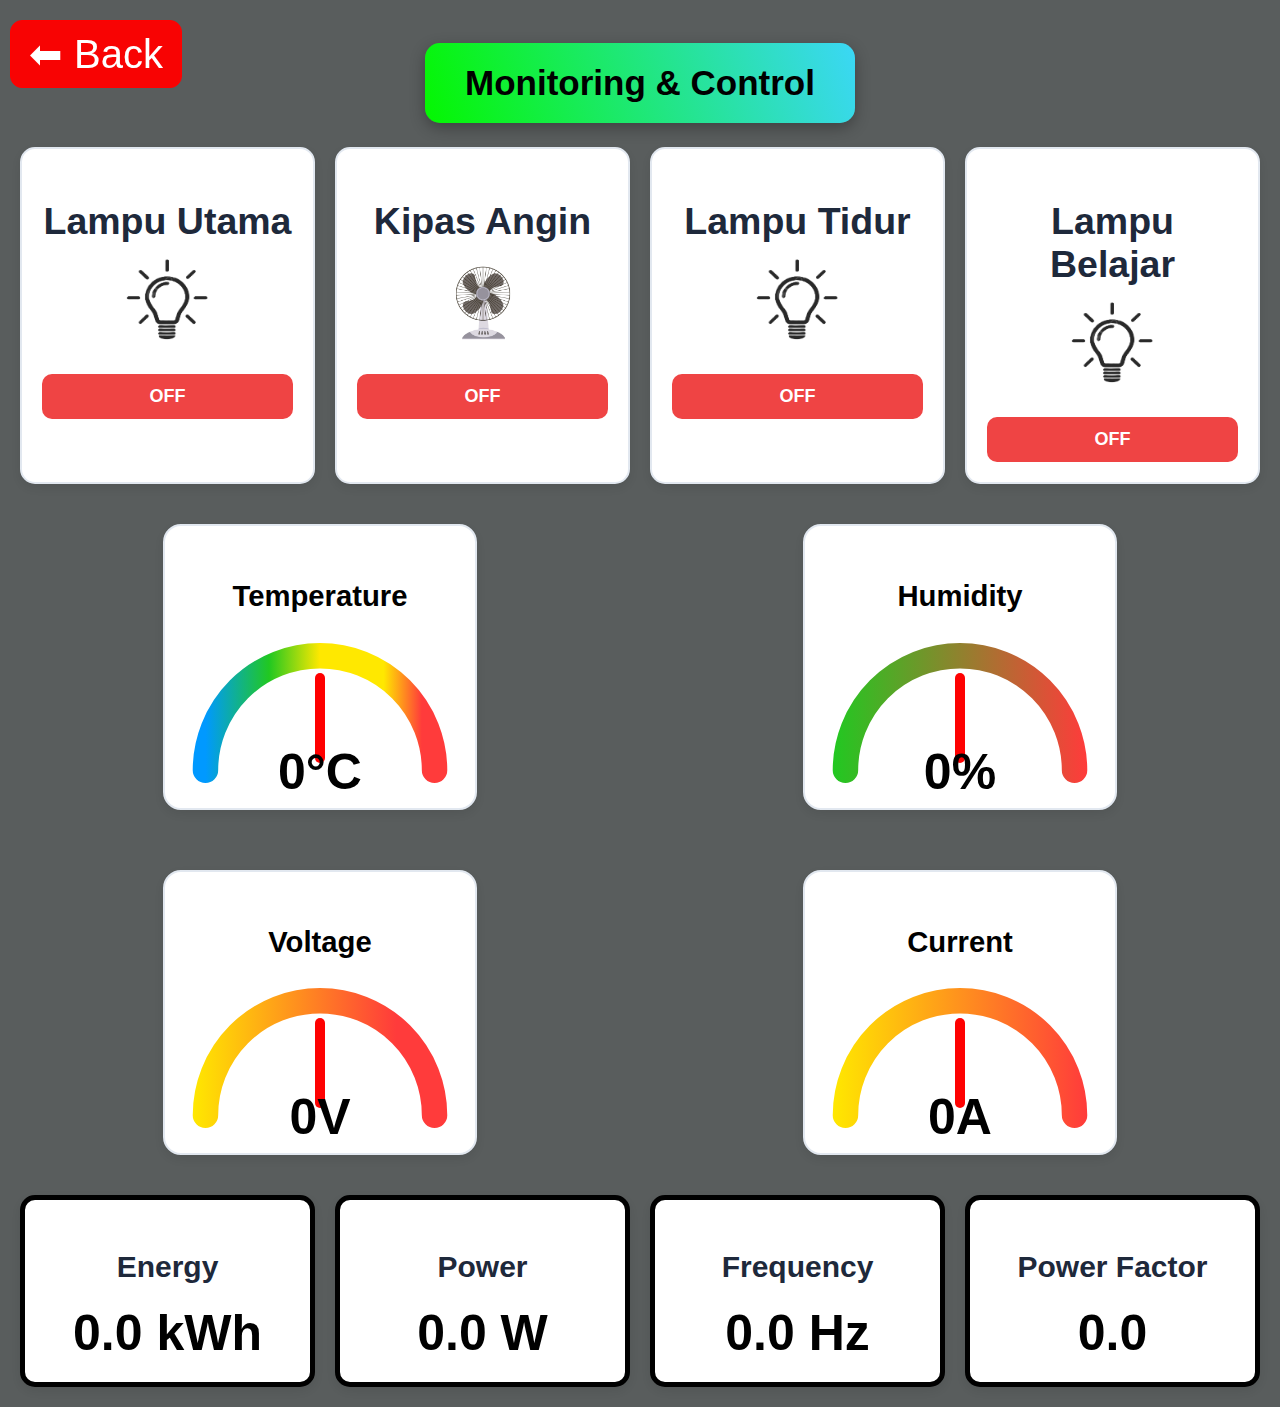
<file: kamar_ovan.html>
<!DOCTYPE html>
<html lang="en">
<head>
    <meta charset="UTF-8">
    <meta name="viewport" content="width=device-width, initial-scale=1.0">
    <title>Kamar Ovan</title>
    <link rel="stylesheet" href="/data/assets/css/style.css">
<script src="/data/assets/js/script.js"></script>

</head>
<a href="/data/index.html" class="back-btn">⬅ Back</a>

<body>

<h1 class="title">Monitoring & Control</h1>


<div class="device-grid">

    <!-- LAMPU 1 -->
    <div class="device-box">
        <h2>Lampu Utama</h2>
        <img id="lamp1_img" src="/data/assets/lamp_off.png" class="device-img">
        <button id="lamp1_btn" class="btn off" onclick="toggleLamp(1)">OFF</button>
    </div>

    <!-- FAN -->
    <div class="device-box">
        <h2>Kipas Angin</h2>
        <img id="fan_img" src="/data/assets/fan_off.png" class="device-img">
        <button id="fan_btn" class="btn off" onclick="toggleFan()">OFF</button>
    </div>

    <!-- LAMPU 3 -->
    <div class="device-box">
        <h2>Lampu Tidur</h2>
        <img id="lamp3_img" src="/data/assets/lamp_off.png" class="device-img">
        <button id="lamp3_btn" class="btn off" onclick="toggleLamp(3)">OFF</button>
    </div>

    <!-- LAMPU 4 -->
    <div class="device-box">
        <h2>Lampu Belajar</h2>
        <img id="lamp4_img" src="/data/assets/lamp_off.png" class="device-img">
        <button id="lamp4_btn" class="btn off" onclick="toggleLamp(4)">OFF</button>
    </div>

</div>

<!-- ===== GAUGE GRID (Temperature + Humidity) ===== -->
<div class="gauge-grid">

    <!-- TEMPERATURE GAUGE -->
    <div class="temp-gauge-card">
        <h3>Temperature</h3>
        <div class="temp-gauge-semicircle">
            <svg class="semi-svg" viewBox="0 0 200 110">
                <defs>
                    <linearGradient id="tempGradient" gradientUnits="userSpaceOnUse">
                        <stop offset="0%"  stop-color="#0099ff"/>
                        <stop offset="5%" stop-color="#0099ff"/>
                        <stop offset="30%" stop-color="#21c821"/>
                        <stop offset="50%" stop-color="#ffe800"/>
                        <stop offset="75%" stop-color="#ffe800"/>
                        <stop offset="90%" stop-color="#ff3b3b"/>
                    </linearGradient>
                </defs>
                <path
                    d="M 10 100 A 90 90 0 0 1 190 100"
                    stroke="url(#tempGradient)"
                    stroke-width="20"
                    fill="none"
                    stroke-linecap="round"
                />
            </svg>
            <div id="temp-needle" class="temp-needle-semi"></div>
            <div id="temp-text" class="temp-text-semi">0°C</div>
        </div>
    </div>

    <!-- HUMIDITY GAUGE -->
    <div class="temp-gauge-card">
        <h3>Humidity</h3>
        <div class="humidity-gauge-semicircle">
            <svg class="semi-svg" viewBox="0 0 200 110">
                <defs>
                    <linearGradient id="humidityGradient" gradientUnits="userSpaceOnUse">
                        <stop offset="0%"  stop-color="#21c821"/>
                        <stop offset="100%" stop-color="#ff3b3b"/>
                    </linearGradient>
                </defs>
                <path
                    d="M 10 100 A 90 90 0 0 1 190 100"
                    stroke="url(#humidityGradient)"
                    stroke-width="20"
                    fill="none"
                    stroke-linecap="round"
                />
            </svg>
            <div id="humidity-needle" class="temp-needle-semi"></div>
            <div id="humidity-text" class="temp-text-semi">0%</div>
        </div>
    </div>

</div>

<!-- ===== GAUGE GRID: Voltage + Current ===== -->
<div class="gauge-grid">

    <!-- VOLTAGE GAUGE -->
    <div class="temp-gauge-card">
        <h3>Voltage</h3>
        <div class="voltage-gauge-semicircle">
            <svg class="semi-svg" viewBox="0 0 200 110">
                <defs>
                    <linearGradient id="voltageGradient" gradientUnits="userSpaceOnUse">
                        <stop offset="0%" stop-color="#ffe800"/>
                        <stop offset="80%" stop-color="#ff3b3b"/>
                    </linearGradient>
                </defs>
                <path
                    d="M 10 100 A 90 90 0 0 1 190 100"
                    stroke="url(#voltageGradient)"
                    stroke-width="20"
                    fill="none"
                    stroke-linecap="round"
                />
            </svg>
            <div id="voltage-needle" class="temp-needle-semi"></div>
            <div id="voltage-text" class="temp-text-semi">0V</div>
        </div>
    </div>

    <!-- CURRENT GAUGE -->
    <div class="temp-gauge-card">
        <h3>Current</h3>
        <div class="current-gauge-semicircle">
            <svg class="semi-svg" viewBox="0 0 200 110">
                <defs>
                    <linearGradient id="currentGradient" gradientUnits="userSpaceOnUse">
                        <stop offset="0%" stop-color="#ffe800"/>
                        <stop offset="100%" stop-color="#ff3b3b"/>
                    </linearGradient>
                </defs>
                <path
                    d="M 10 100 A 90 90 0 0 1 190 100"
                    stroke="url(#currentGradient)"
                    stroke-width="20"
                    fill="none"
                    stroke-linecap="round"
                />
            </svg>
            <div id="current-needle" class="temp-needle-semi"></div>
            <div id="current-text" class="temp-text-semi">0A</div>
        </div>
    </div>

</div>

<!-- ===== PZEM MONITORING ===== -->
<div class="pzem-grid">
    <div class="pzem-box">
        <h3>Energy</h3>
        <div id="energy-text" class="pzem-value">0.0 kWh</div>
    </div>
    <div class="pzem-box">
        <h3>Power</h3>
        <div id="power-text" class="pzem-value">0.0 W</div>
    </div>
    <div class="pzem-box">
        <h3>Frequency</h3>
        <div id="freq-text" class="pzem-value">0.0 Hz</div>
    </div>
    <div class="pzem-box">
        <h3>Power Factor</h3>
        <div id="pf-text" class="pzem-value">0.0</div>
    </div>
</div>




</body>
</html>
</file>
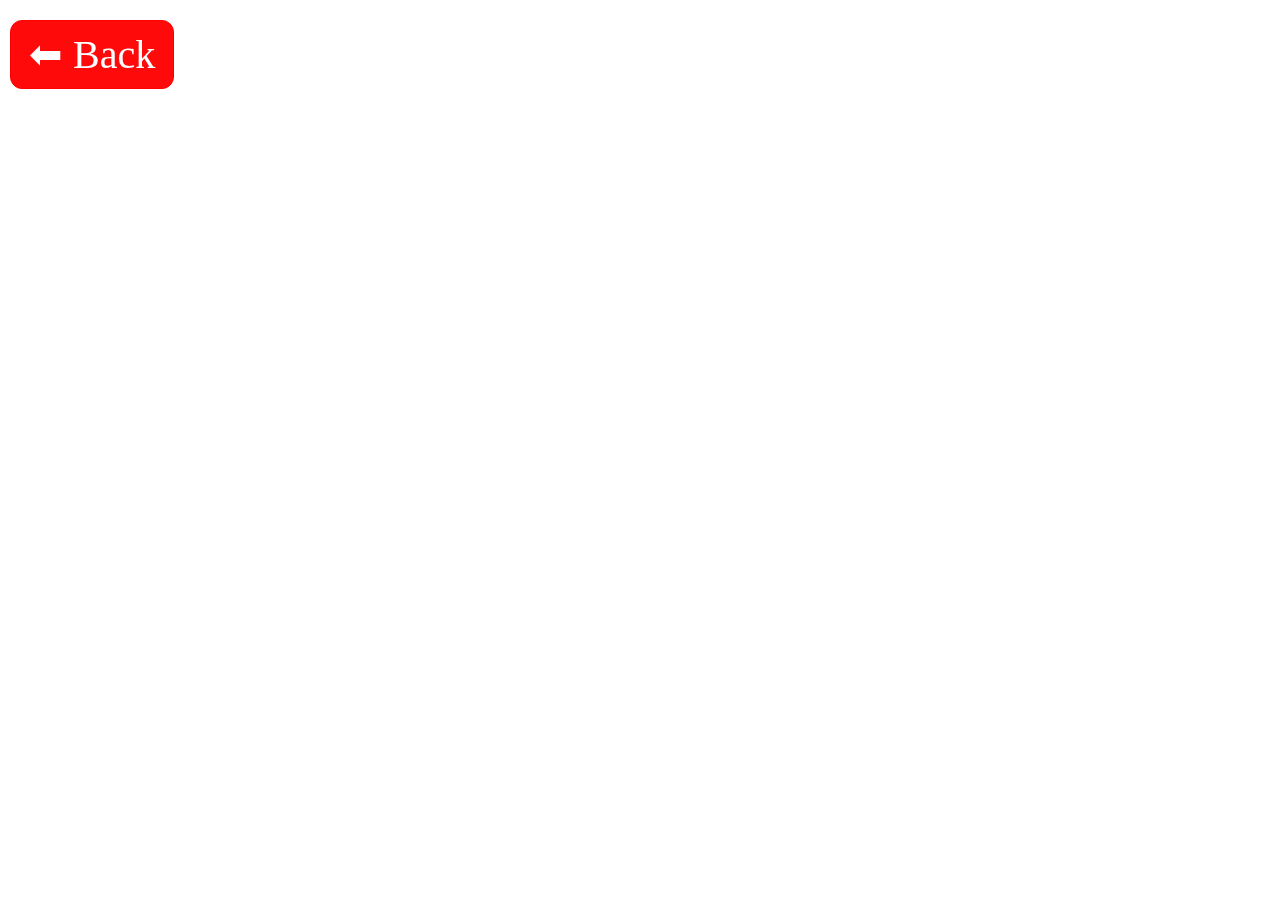
<file: sanyo.html>
<!DOCTYPE html>
<html lang="en">
<head>
    <meta charset="UTF-8">
    <meta name="viewport" content="width=device-width, initial-scale=1.0">
    <title>Kamar Ovan</title>
    <link rel="stylesheet" href="/data/assets/css/sanyo.css">
<script src="/data/assets/js/script.js"></script>

</head>
<a href="/data/index.html" class="back-btn">⬅ Back</a>

<body>
</file>
<file: data/assets/css/style.css>
.back-btn {
    position: absolute;
    top: 20px;
    left: 10px;
    background: rgba(255, 0, 0, 0.96);
    padding: 10px 18px;
    border-radius: 12px;
    backdrop-filter: blur(8px);
    text-decoration: none;
    font-size: 40px;
    color: #fff;
    border: 1px solid rgb(255, 0, 0);
    transition: 0.3s ease;
}

.back-btn:hover {
    background: rgba(255, 255, 255, 0.25);
    transform: translateX(-4px);
}


/* Latar belakang dashboard */
body {
    margin: 0;
    padding: 20px;
    font-family: Arial, sans-serif;
    background: linear-gradient(135deg, #fa0505, #ACB6E5); /* gradient biru-hijau */
    color: #000000;
    text-align: center;
}

/* Atau bisa pakai solid color */
body {
    background: #595d5d; /* biru muda lembut */
}

/* Kotak-kotak tetap putih dengan shadow */
.device-box, 
.temp-gauge-card, 
.pzem-box {
    background: rgb(248, 248, 248);
    border-radius: 15px;
    border: 2px solid #e2e8f0;
    box-shadow: 0 4px 10px rgba(0,0,0,0.08);
}


.title {
    font-size: 35px;
    font-weight: bold;
    color: rgb(0, 0, 0);
    padding: 20px 40px;
    border-radius: 15px;
    background: linear-gradient(70deg, #04f700, #3bd7f6);
    box-shadow: 0 5px 15px rgba(0, 0, 0, 0.3);
    display: inline-block;
}


.device-grid {
    display: grid;
    grid-template-columns: repeat(4, 1fr);
    gap: 20px;
}

/* HP RESPONSIVE */
@media (max-width: 768px) {
    .device-grid {
        grid-template-columns: repeat(2, 1fr);
    }
}

.device-box {
    background: #ffffff;
    padding: 20px;
    border-radius: 15px;
    font-size: 25px;
    border: 2px solid #e2e8f0;
    box-shadow: 0 4px 10px rgba(0,0,0,0.08);
}

.device-box h2 {
    margin-bottom: 10px;
    color: #1e293b;
}

.device-img {
    width: 100px;
    height: 100px;
    margin-bottom: 15px;
    transition: 0.3s ease;
}

/* Fan Rotate On */
.fan-on {
    animation: spin 1s linear infinite;
}
@keyframes spin {
    from { transform: rotate(0deg); }
    to { transform: rotate(360deg); }
}

/* Lamp Glow */
.lamp-on {
    filter: drop-shadow(0 0 25px orange);
}

/* BUTTON STYLE */
.btn {
    width: 100%;
    padding: 12px;
    border: none;
    font-size: 18px;
    border-radius: 10px;
    cursor: pointer;
    color: white;
    font-weight: bold;
}

/* ON → GREEN */
.btn.on {
    background: #22c55e;
}

/* OFF → RED */
.btn.off {
    background: #ef4444;
}

/* ====== TEMPERATURE GAUGE ====== */
.temp-gauge-card {
    background: white;
    padding: 25px;
    border-radius: 18px;
    box-shadow: 0 4px 10px rgba(0,0,0,0.08);
    text-align: center;
    max-width: 360px;
    margin: 20px auto;
}

.temp-gauge-semicircle {
    position: relative;
    width: 260px;
    height: 140px;
    margin: auto;
}

.temp-gauge-semicircle .semi-svg {
    width: 100%;
    height: 100%;
}

/* Needle */
.temp-gauge-semicircle .temp-needle-semi {
    width: 4px;
    height: 90px;
    background: #444;
    position: absolute;
    bottom: 20px;
    left: 50%;
    transform-origin: bottom center;
    transform: translateX(-50%) rotate(0deg);
    border-radius: 3px;
    transition: transform 0.6s ease;
}

/* Value text */
.temp-gauge-semicircle .temp-text-semi {
    position: absolute;
    width: 100%;
    top: 28px;
    text-align: center;
    font-size: 28px;
    font-weight: bold;
    color: #333;
}

/* ====== TEMPERATURE GAUGE ====== */
/* Temperature */

.temp-gauge-card {
    background: white;
    padding: 25px;
    border-radius: 18px;
    box-shadow: 0 4px 10px rgba(0,0,0,0.08);
    text-align: center;
    font-size: 25px;   /* ukuran huruf judul temperature */
    font-weight: bold;
    max-width: 360px;
    margin: 20px auto;
}

.temp-gauge-semicircle {
    position: relative;
    width: 260px;
    height: 140px;
    margin: auto;
}

.temp-gauge-semicircle .semi-svg {
    width: 100%;
    height: 100%;
}

/* Needle */
.temp-gauge-semicircle .temp-needle-semi {
    width: 10px;
    height: 90px;
    background: #ff0000;
    position: absolute;
    bottom: 20px;
    left: 50%;
    transform-origin: bottom center;
    transform: translateX(-50%) rotate(0deg);
    border-radius: 8px;
    transition: transform 0.6s ease;
}

/* Value text */
.temp-gauge-semicircle .temp-text-semi {
    position: absolute;
    width: 100%;
    top: 100px;
    text-align: center;
    font-size: 50px;
    font-weight: bold;
    color: #000000;
}

/* ====== HUMIDITY GAUGE ====== */
.humidity-gauge-semicircle {
    position: relative;
    width: 260px;
    height: 140px;
    margin: auto;
}

.humidity-gauge-semicircle .semi-svg {
    width: 100%;
    height: 100%;
}

/* Needle */
.humidity-gauge-semicircle .temp-needle-semi {
    width: 10px;
    height: 90px;
    background: #fe0202;
    position: absolute;
    bottom: 20px;
    left: 50%;
    transform-origin: bottom center;
    transform: translateX(-50%) rotate(0deg);
    border-radius: 8px;
    transition: transform 0.6s ease;
}

/* Value text */
.humidity-gauge-semicircle .temp-text-semi {
    position: absolute;
    width: 100%;
    top: 100px;
    text-align: center;
    font-size: 50px;
    font-weight: bold;
    color: #000000;
}

/* GRID GAUGE: Temperature + Humidity */
.gauge-grid {
    display: grid;
    grid-template-columns: repeat(2, 1fr);
    gap: 40px;
    justify-items: center;
    margin: 20px 0;
}

/* Responsive untuk mobile */
@media (max-width: 768px) {
    .gauge-grid {
        grid-template-columns: 1fr; /* jadi vertikal di mobile */
        gap: 20px;
    }
}

/* VOLTAGE GAUGE */
.voltage-gauge-semicircle,
.current-gauge-semicircle {
    position: relative;
    width: 260px;
    height: 140px;
    margin: auto;
}

.voltage-gauge-semicircle .semi-svg,
.current-gauge-semicircle .semi-svg {
    width: 100%;
    height: 100%;
}

/* Needle */
.voltage-gauge-semicircle .temp-needle-semi,
.current-gauge-semicircle .temp-needle-semi {
    width: 10px;
    height: 90px;
    background: #fe0202;
    position: absolute;
    bottom: 20px;
    left: 50%;
    transform-origin: bottom center;
    transform: translateX(-50%) rotate(0deg);
    border-radius: 8px;
    transition: transform 0.6s ease;
}

/* Value text */
.voltage-gauge-semicircle .temp-text-semi,
.current-gauge-semicircle .temp-text-semi {
    position: absolute;
    width: 100%;
    top: 100px;
    text-align: center;
    font-size: 50px;
    font-weight: bold;
    color: #000000;
}

/* ===== PZEM MONITORING BOX ===== */
.pzem-grid {
    display: grid;
    grid-template-columns: repeat(4, 1fr);
    gap: 20px;
    margin-top: 20px;
}

/* Mobile responsive */
@media (max-width: 768px) {
    .pzem-grid {
        grid-template-columns: repeat(2, 1fr);
    }
}

.pzem-box {
    background: white;
    padding: 20px;
    border-radius: 15px;
    border: 5px solid #000000;
    box-shadow: 0 4px 10px rgba(0,0,0,0.08);
    text-align: center;
}

.pzem-box h3 {
    margin-bottom: 20px;
    color: #1e293b;
    font-size: 30px;
}

.pzem-value {
    font-size: 50px;
    font-weight: bold;
    color: #000000; /* warna biru tua */
    transition: 0.3s ease;
}


/* RESPONSIVE MOBILE */
@media (max-width: 768px) {
    .gauge-grid {
        grid-template-columns: 1fr;
    }
}
</file>
<file: data/assets/css/sanyo.css>
.back-btn {
    position: absolute;
    top: 20px;
    left: 10px;
    background: rgba(255, 0, 0, 0.96);
    padding: 10px 18px;
    border-radius: 12px;
    backdrop-filter: blur(8px);
    text-decoration: none;
    font-size: 40px;
    color: #fff;
    border: 1px solid rgb(255, 0, 0);
    transition: 0.3s ease;
}

.back-btn:hover {
    background: rgba(255, 255, 255, 0.25);
    transform: translateX(-4px);
}
</file>
